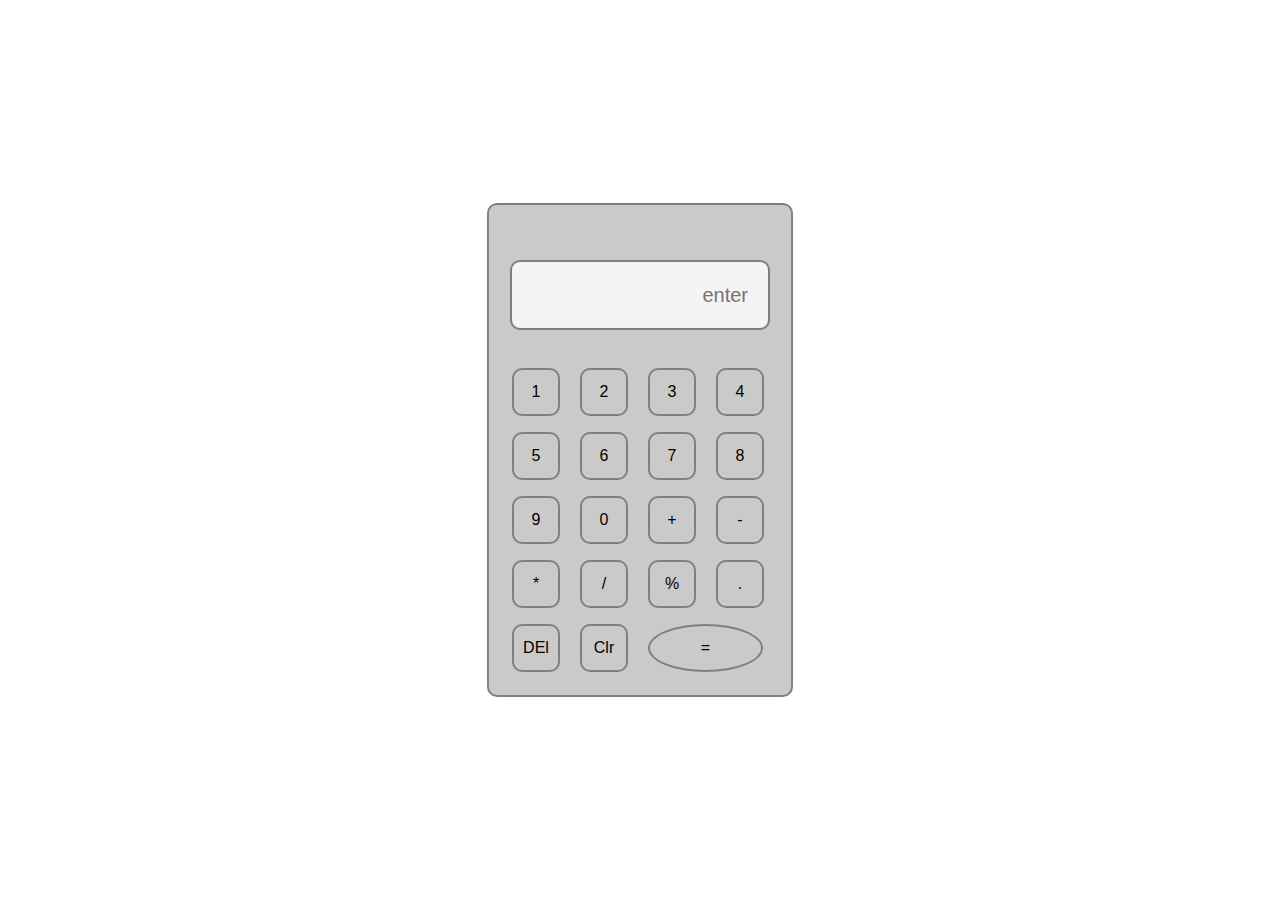
<file: Calculator/index.html>
<!DOCTYPE html>
<html lang="en">
<head>
    <meta charset="UTF-8">
    <meta name="viewport" content="width=device-width, initial-scale=1.0">
    <title>Calculator</title>
    <link href="style.css" rel="stylesheet">
</head>
<body>
    <div class="section">
        <div class="calculator">
            <input type="text" placeholder="enter" id="screen">
            <button onclick="display('1')">1</button>
            <button onclick="display('2')">2</button>
            <button onclick="display('3')">3</button>
            <button onclick="display('4')">4</button>
            <button onclick="display('5')">5</button>
            <button onclick="display('6')">6</button>
            <button onclick="display('7')">7</button>
            <button onclick="display('8')">8</button>
            <button onclick="display('9')">9</button>
            <button onclick="display('0')">0</button>
            <button onclick="display('+')">+</button>
            <button onclick="display('-')">-</button>
            <button onclick="display('*')">*</button>
            <button onclick="display('/')">/</button>
            <button onclick="display('%')">%</button>
            <button onclick="display('.')">.</button>
            <button onclick="del()">DEl</button>
            <button onclick="Clr()">Clr</button>
            <button onclick="Equal()" class="eql">=</button>

        </div>
    </div>
    <script>
        let outputScreen = document.getElementById("screen");

        function display(num){
            outputScreen.value += num;
        }

        function Equal(){
            try{
                outputScreen.value =eval(outputScreen.value);
            }
            catch(err)
            {
                alert("Incorrect")
            }
        }
        function Clr(){
            outputScreen.value = "";
        }
        function del(){
            outputScreen.value = outputScreen.value.slice(0,-2);
        }
    </script>
</body>
</html>
</file>
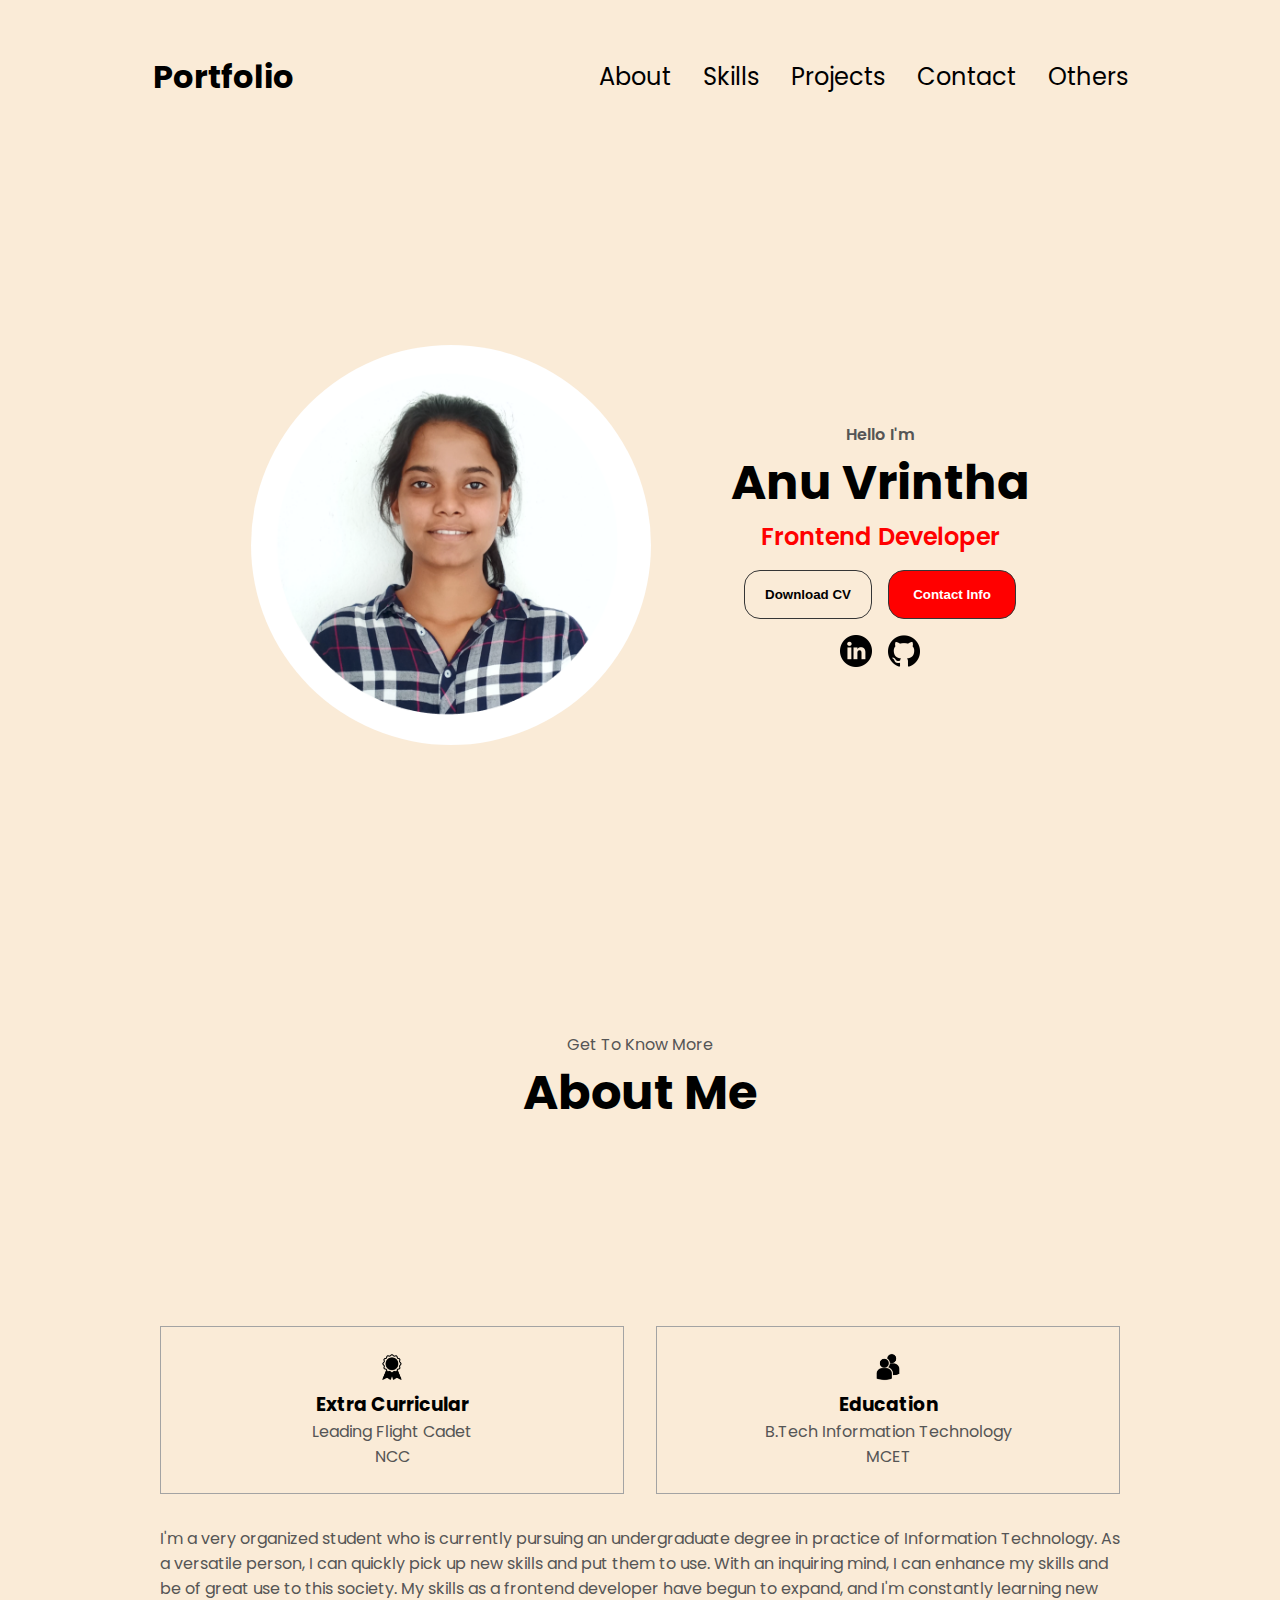
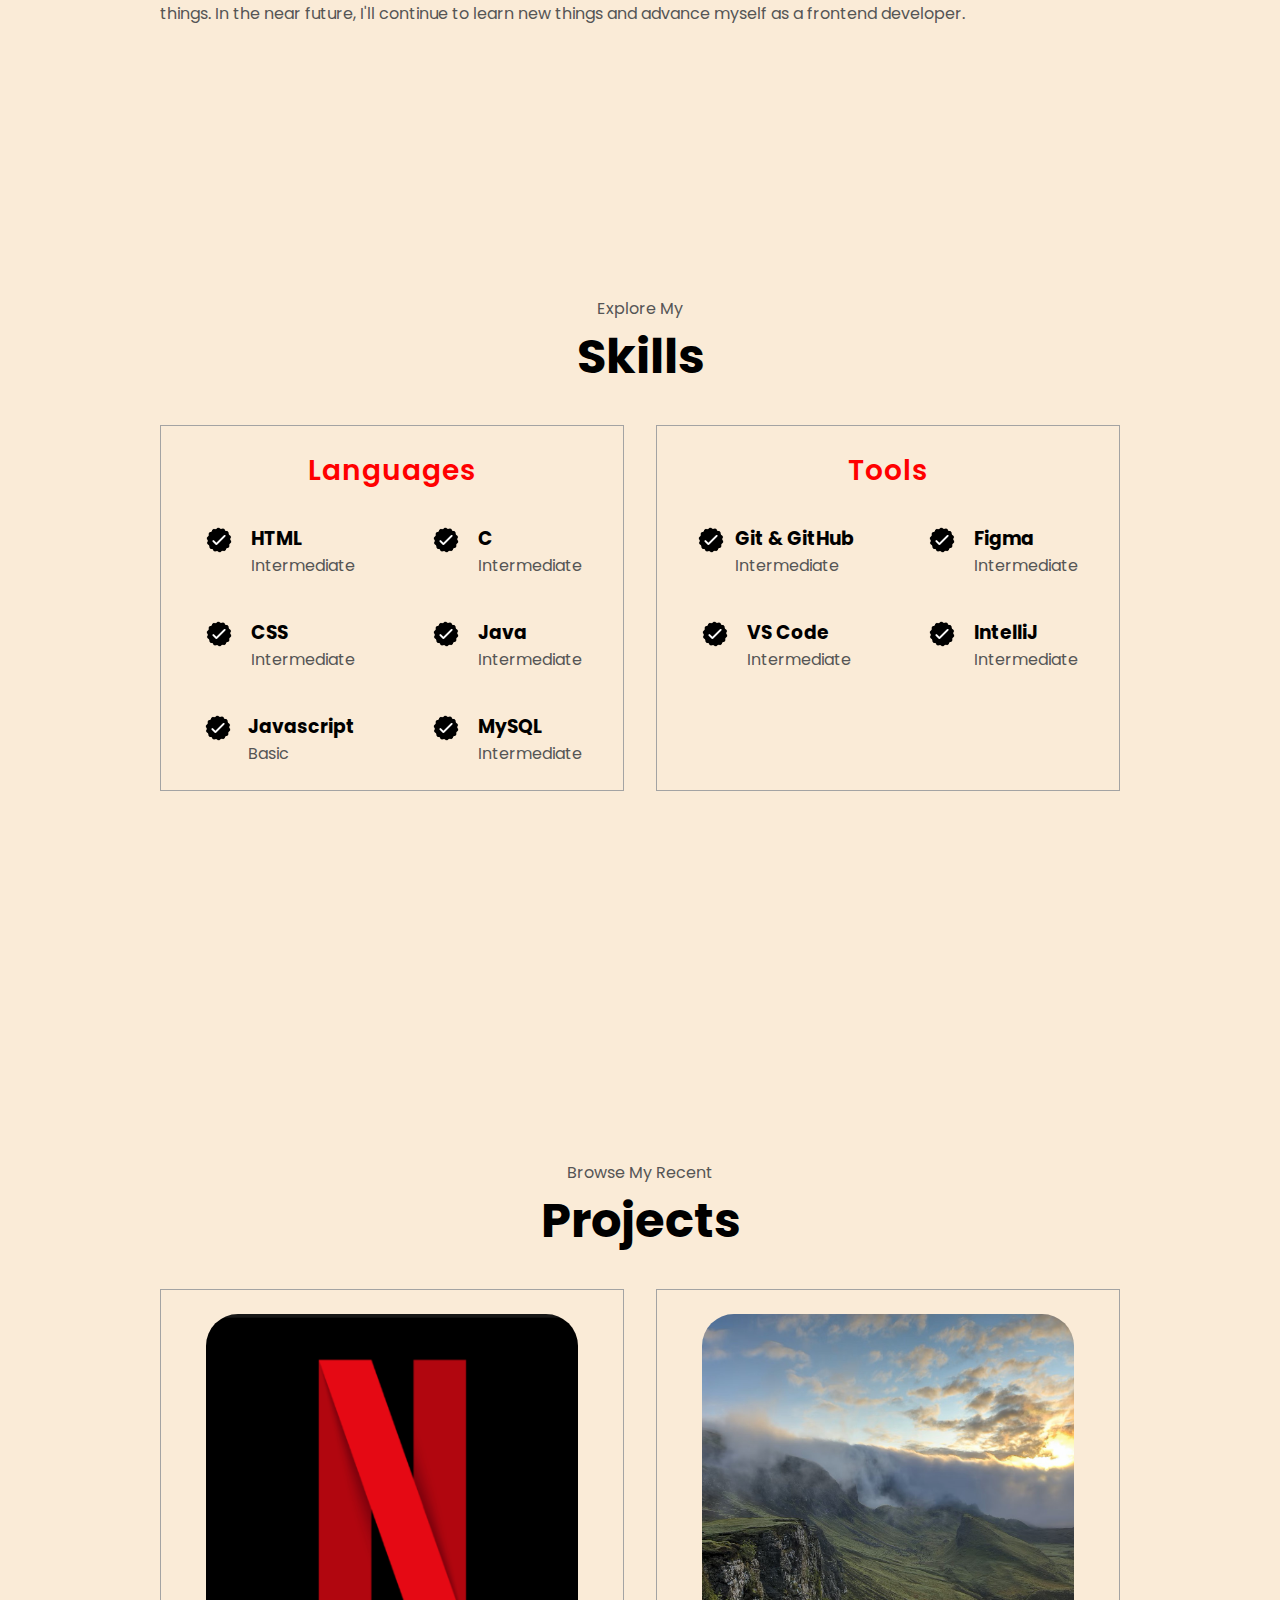
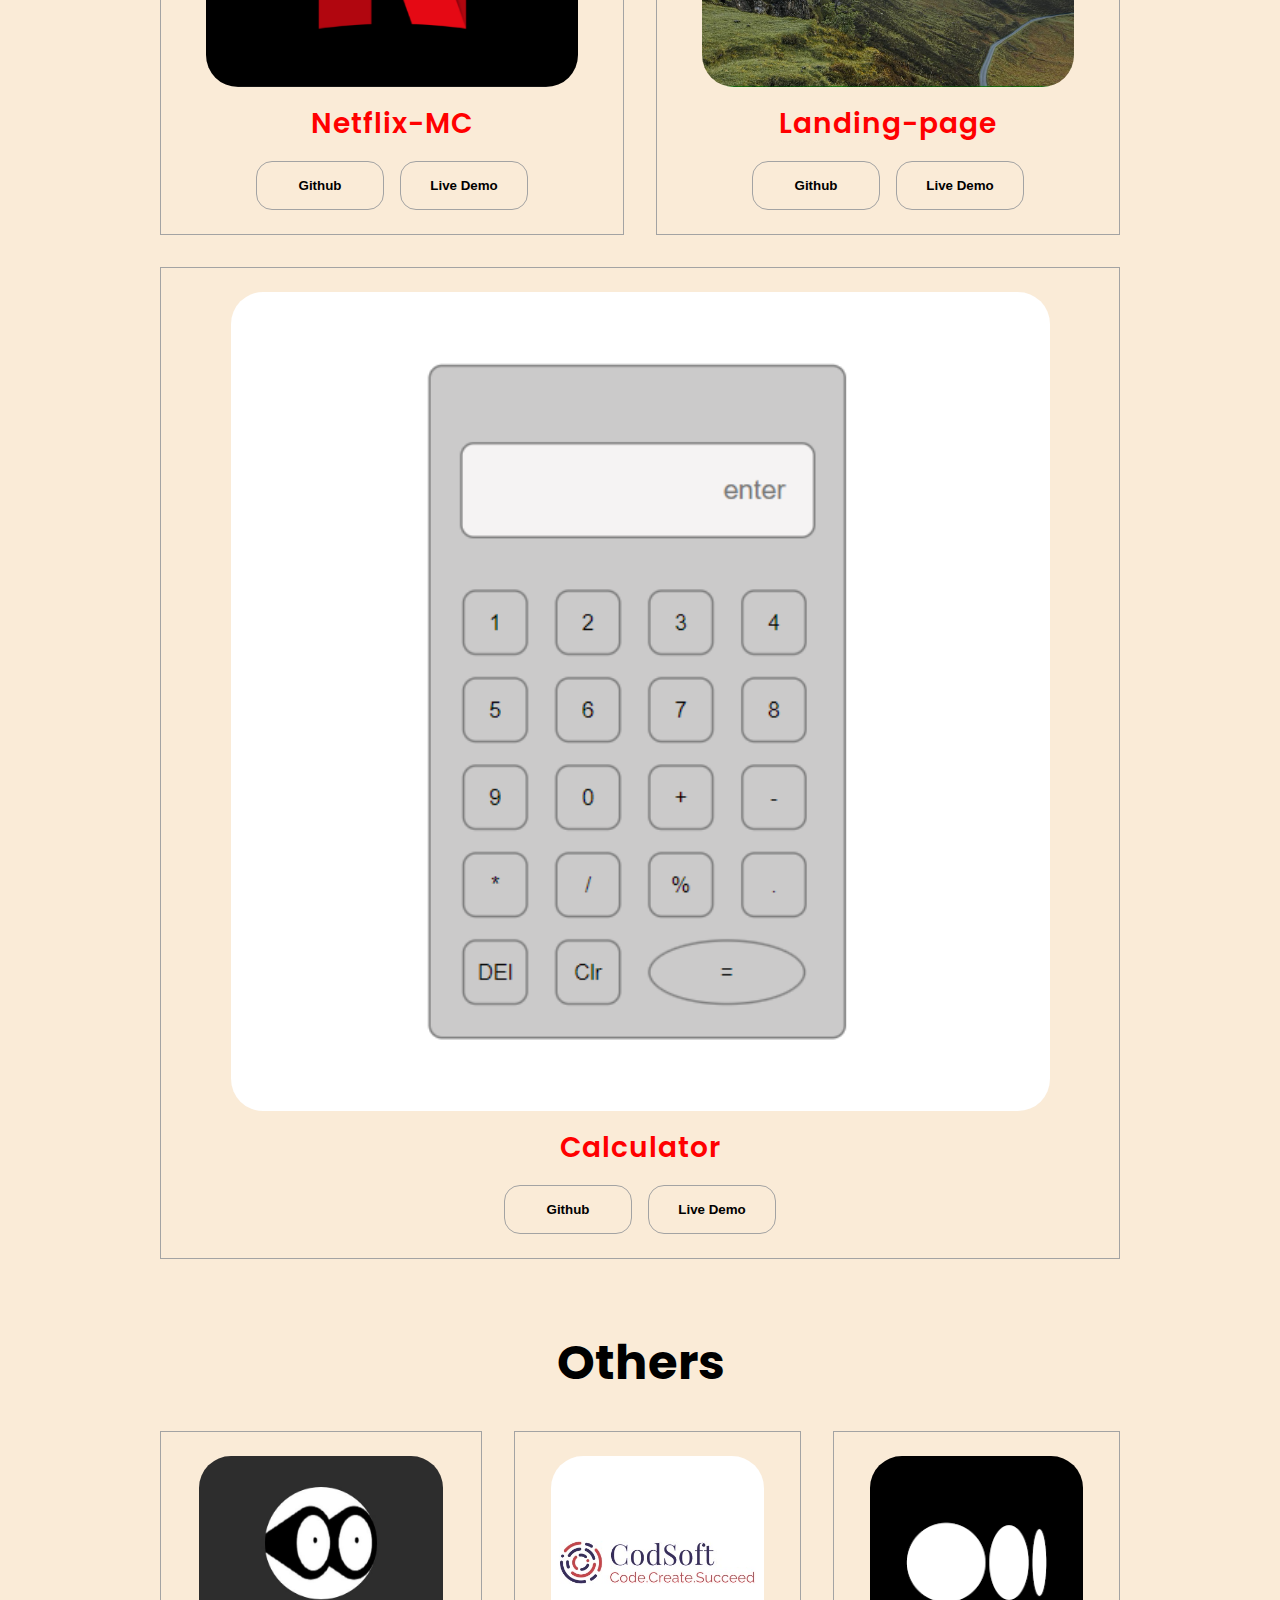
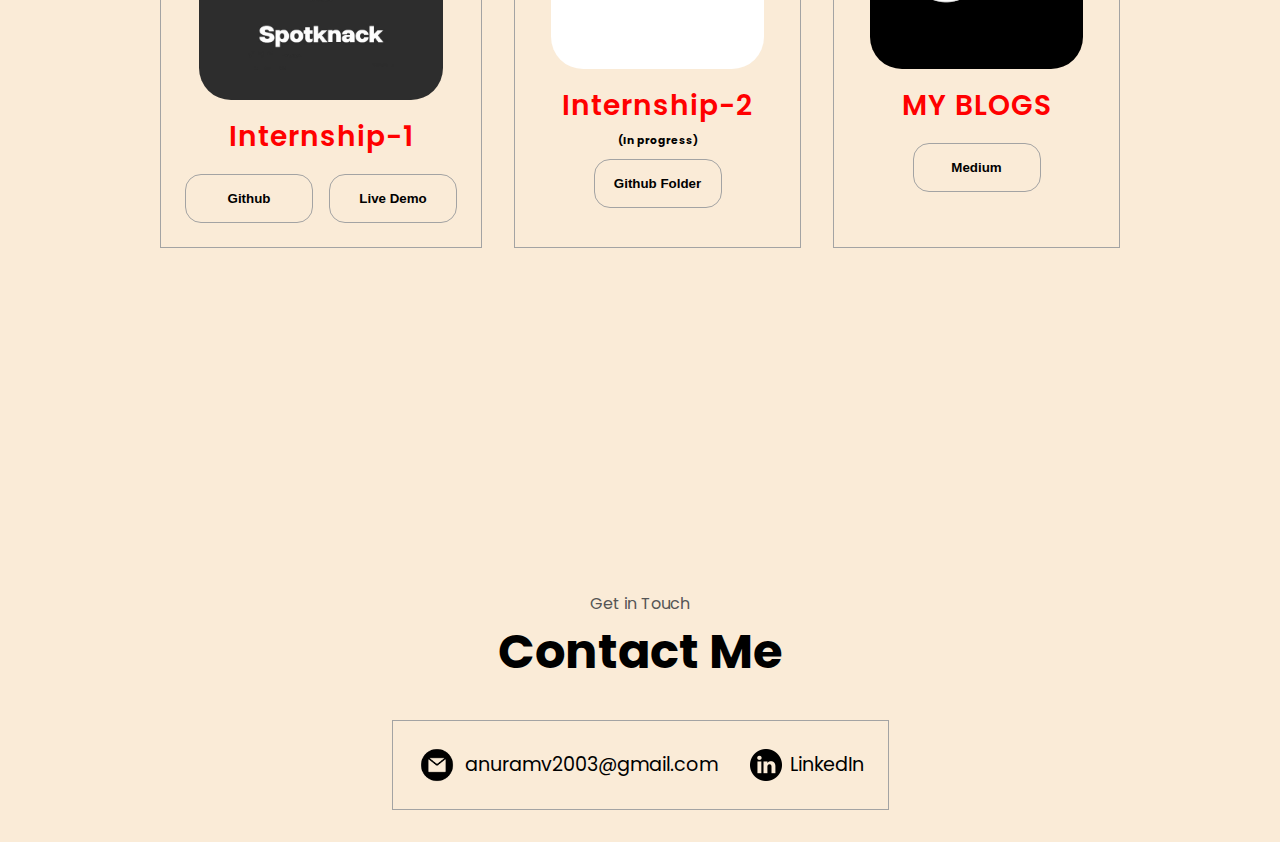
<file: Portfolio/index.html>
<!DOCTYPE html>
<html lang="en">
<head>
    <meta charset="UTF-8">
    <meta name="viewport" content="width=device-width, initial-scale=1.0">
    <title>My Portfolio</title>
    <link rel="stylesheet" href="style.css">
    <link rel="stylesheet" href="mediaqueries.css">
</head>
<body>
    <nav id="desktop">
        <div class="logo">Portfolio  </div>
        <div>
          <ul class="nav-links">
            <li><a href="#about">About</a></li>
            <li><a href="#skills">Skills</a></li>
            <li><a href="#projects">Projects</a></li>
            <li><a href="#contact">Contact</a></li>
            <li><a href="#others">Others</a></li>
          </ul>
        </div>
      </nav>
      <nav id="hamburger">
        <div class="logo">Anu Vrintha</div>
        <div class="hamburger-menu">
          <div class="hamburger-icon" onclick="toggleMenu()">
            <span></span>
            <span></span>
            <span></span>
          </div>
          <div class="menu-links">
            <li><a href="#about" onclick="toggleMenu()">About</a></li>
            <li><a href="#skills" onclick="toggleMenu()">Skills</a></li>
            <li><a href="#projects" onclick="toggleMenu()">Projects</a></li>
            <li><a href="#contact" onclick="toggleMenu()">Contact</a></li>
            <li><a href="#others" onclick="toggleMenu()">Others</a></li>
          </div>
        </div>
      </nav>
      <section id="profile">
        <div class="pic-container">
            <img src="./assets/profile.png" alt="profile-picture ">
        </div>
        <div class="text">
            <p class="text__p1">Hello I'm</p>
            <h1 class="title">Anu Vrintha</h1>
            <p class="text__p2">Frontend Developer</p>
            <div class="btn-container">
                <button class="btn btn-color-2" onclick="window.open('./assets/resume-example.pdf')">Download CV</button>
                <button class="btn btn-color-1" onclick="location.href='./#contact'">Contact Info</button>
            </div>
            <div id="socials-container">
            <img
            src="./assets/linkedin.png"
            alt="LinkedIn"
            class="icon"
            onclick="location.href='https://www.linkedin.com/in/anuvrintha/'"
          />
          <img
            src="./assets/github.png"
            alt="Github"
            class="icon"
            onclick="location.href='https://github.com/AnuVrintha'"
          />
            </div>
        </div>
      </section>
      <section id="about">
        <p class="text__p1">Get To Know More</p>
        <h1 class="title">About Me</h1>
        <div class="section-container">
          <div class="about-details-container">
            <div class="about-containers">
              <div class="details-container">
                <img
                  src="./assets/experience.png" alt="Experience icon" class="icon" />
                <h3>Extra Curricular</h3>
                <p>Leading Flight Cadet <br />NCC</p>
              </div>
              <div class="details-container">
                <img
                  src="./assets/education.png"
                  alt="Education"
                  class="icon"
                />
                <h3>Education</h3>
                <p>B.Tech Information Technology<br />MCET</p>
              </div>
            </div>
            <div class="text-container">
              <p>
                I'm a very organized student who is currently pursuing an undergraduate degree in practice of Information Technology. As a versatile person, I can quickly pick up new skills and put them to use. With an inquiring mind, I can enhance my skills and be of great use to this society. My skills as a frontend developer have begun to expand, and I'm constantly learning new things. In the near future, I'll continue to learn new things and advance myself as a frontend developer.
              </p>
            </div>
          </div>
        </div>
      </section>
      <section id="skills">
        <p class="text__p1">Explore My</p>
        <h1 class="title">Skills</h1>
        <div class="experience-details-container">
          <div class="about-containers">
            <div class="details-container">
              <h2 class="experience-sub-title">Languages</h2>
              <div class="article-container">
                <article>
                  <img
                    src="./assets/checkmark.png"
                    alt="Experience icon"
                    class="icon"
                  />
                  <div>
                    <h3>HTML</h3>
                    <p>Intermediate</p>
                  </div>
                </article>
                <article>
                  <img
                    src="./assets/checkmark.png"
                    alt="Experience icon"
                    class="icon"
                  />
                  <div>
                    <h3>C</h3>
                    <p>Intermediate</p>
                  </div>
                </article>
                <article>
                  <img
                    src="./assets/checkmark.png"
                    alt="Experience icon"
                    class="icon"
                  />
                  <div>
                    <h3>CSS</h3>
                    <p>Intermediate</p>
                  </div>
                </article>
                <article>
                  <img
                    src="./assets/checkmark.png"
                    alt="Experience icon"
                    class="icon"
                  />
                  <div>
                    <h3>Java</h3>
                    <p>Intermediate</p>
                  </div>
                </article>
                <article>
                  <img
                    src="./assets/checkmark.png"
                    alt="Experience icon"
                    class="icon"
                  />
                  <div>
                    <h3>Javascript</h3>
                    <p>Basic</p>
                  </div>
                </article>
                <article>
                  <img
                    src="./assets/checkmark.png"
                    alt="Experience icon"
                    class="icon"
                  />
                  <div>
                    <h3>MySQL</h3>
                    <p>Intermediate</p>
                  </div>
                </article>
              </div>
            </div>
            <div class="details-container">
              <h2 class="experience-sub-title">Tools</h2>
              <div class="article-container">
                <article>
                  <img
                    src="./assets/checkmark.png"
                    alt="Experience icon"
                    class="icon"
                  />
                  <div>
                    <h3>Git & GitHub</h3>
                    <p>Intermediate</p>
                  </div>
                </article>
                <article>
                  <img
                    src="./assets/checkmark.png"
                    alt="Experience icon"
                    class="icon"
                  />
                  <div>
                    <h3>Figma</h3>
                    <p>Intermediate</p>
                  </div>
                </article>
                <article>
                  <img
                    src="./assets/checkmark.png"
                    alt="Experience icon"
                    class="icon"
                  />
                  <div>
                    <h3>VS Code</h3>
                    <p>Intermediate</p>
                  </div>
                </article>
                <article>
                  <img
                    src="./assets/checkmark.png"
                    alt="Experience icon"
                    class="icon"
                  />
                  <div>
                    <h3>IntelliJ</h3>
                    <p>Intermediate</p>
                  </div>
                </article>
              </div>
            </div>
          </div>
        </div>
      </section>
      <section id="projects">
        <p class="text__p1">Browse My Recent</p>
        <h1 class="title">Projects</h1>
        <div class="experience-details-container">
          <div class="about-containers">
            <div class="details-container color-container">
              <div class="article-container">
                <img
                  src="./assets/project.png"
                  alt="Project 1"
                  class="project-img"
                />
              </div>
              <h2 class="experience-sub-title project-title">Netflix-MC</h2>
              <div class="btn-container">
                <button
                  class="btn btn-color-2 project-btn"
                  onclick="location.href='https://github.com/AnuVrintha/Netflix-clone'"
                >
                  Github
                </button>
                <button
                  class="btn btn-color-2 project-btn"
                  onclick="location.href='https://incandescent-crostata-b21f0e.netlify.app/'"
                >
                  Live Demo
                </button>
              </div>
            </div>
            <div class="details-container color-container">
              <div class="article-container">
                <img
                  src="./assets/project-2.jpg"
                  alt="Project 2"
                  class="project-img"
                />
              </div>
              <h2 class="experience-sub-title project-title">Landing-page</h2>
              <div class="btn-container">
                <button
                  class="btn btn-color-2 project-btn"
                  onclick="location.href='https://github.com/AnuVrintha/CodSoft-Landingpage'"
                >
                  Github
                </button>
                <button
                  class="btn btn-color-2 project-btn"
                  onclick="location.href='https://verdant-mooncake-9ddfc3.netlify.app/'"
                >
                  Live Demo
                </button>
              </div>
            </div>
            <div class="details-container color-container">
              <div class="article-container">
                <img
                  src="./assets/project-3.png"
                  alt="Project 3"
                  class="project-img"
                />
              </div>
              <h2 class="experience-sub-title project-title">Calculator</h2>
              <div class="btn-container">
                <button
                  class="btn btn-color-2 project-btn"
                  onclick="location.href='https://github.com/AnuVrintha/CodSoft-Calculator'"
                >
                  Github
                </button>
                <button
                  class="btn btn-color-2 project-btn"
                  onclick="location.href='https://velvety-babka-2647c5.netlify.app/'"
                >
                  Live Demo
                </button>
              </div>
            </div>
          </div>
        </div>
      </section>


      <section id="others">
        <h1 class="title">Others</h1>
        <div class="experience-details-container">
          <div class="about-containers">
            <div class="details-container color-container">
              <div class="article-container">
                <img
                  src="./assets/intern-1.jpg"
                  alt="Internship-1"
                  class="project-img"
                />
              </div>
              <h2 class="experience-sub-title project-title">Internship-1 </h2>
              
              <div class="btn-container">
                <button
                  class="btn btn-color-2 project-btn"
                  onclick="location.href='https://github.com/AnuVrintha/Growth-site'"
                >
                  Github
                </button>
                <button
                  class="btn btn-color-2 project-btn"
                  onclick="location.href='https://tiny-druid-1b52b9.netlify.app/'"
                >
                  Live Demo
                </button>
              </div>
            </div>
            <div class="details-container color-container">
              <div class="article-container">
                <img
                  src="./assets/intern-2.png"
                  alt="Project 2"
                  class="project-img"
                />
              </div>
              <h2 class="experience-sub-title project-title">Internship-2</h2>
              <h6 class="on">(In progress)</h6>
              <div class="btn-container">
                <button
                  class="btn btn-color-2 project-btn"
                  onclick="location.href='https://github.com/AnuVrintha/CodSoft'"
                >
                  Github Folder
                </button>
               
              </div>
            </div>
            <div class="details-container color-container">
              <div class="article-container">
                <img
                  src="./assets/blog.png"
                  alt="Project 3"
                  class="project-img"
                />
              </div>
              <h2 class="experience-sub-title project-title">MY BLOGS</h2>
              <div class="btn-container">
                <button
                  class="btn btn-color-2 project-btn"
                  onclick="location.href='https://medium.com/@anuvrintha'"
                >
                  Medium
                </button>
              </div>
            </div>
          </div>
        </div>
      </section>


      
      <section id="contact">
        <p class="text__p1">Get in Touch</p>
        <h1 class="title">Contact Me</h1>
        <div class="contact-info-upper-container">
          <div class="contact-info-container">
            <img
              src="./assets/email.png"
              alt="Email icon"
              class="icon contact-icon email-icon"
            />
            <p><a href="mailto:anuramv2003@gmail.com">anuramv2003@gmail.com</a></p>
          </div>
          <div class="contact-info-container">
            <img
              src="./assets/linkedin.png"
              alt="LinkedIn icon"
              class="icon contact-icon"
            />
            <p><a href="https://www.linkedin.com/in/anuvrintha/">LinkedIn</a></p>
          </div>
        </div>
      </section>
    <script src="script.js"></script>
</body>
</html>
</file>
<file: Calculator/style.css>
*{
    margin: 0;
    padding: 0;
    box-sizing: border-box;
    background-color: #ffffff;
    font-family: sans-serif;
    outline: none;
}
.section{
    height: 100vh;
    display: flex;
    justify-content: center;
    align-items: center;
}
.calculator{
    background-color: #cbcaca;
    padding: 15px;
    display: grid;
    grid-template-columns: repeat(4, 68px);
    border: 2px solid gray;
    border-radius: 10px;
}
button{
    height: 48px;
    width: 48px;
    background-color: #cbcaca;
    border: none;
    border: 2px solid gray;
    margin: 8px;
    font-size: 16px;
    border-radius: 10px;
}
input{
    grid-column: span 4;
    height: 70px;
    width: 260px;
    background-color: #f5f3f3;
    border: none;
    color: rgb(70, 70, 70);
    border: 2px solid gray;
    font-size: 20px;
    text-align: end;
    margin: auto;
    margin-top: 40px;
    margin-bottom: 30px;
    padding: 20px;
    border-radius: 10px;
}
.eql{
    width: 115px;
    background-color: #cbcaca;
    border: 2px solid gray;
    border-radius: 50%;
}
</file>
<file: Portfolio/style.css>
@import url("https://fonts.googleapis.com/css2?family=Poppins:wght@300;400;500;600&display=swap");

* {
  margin: 0;
  padding: 0;
  background-color: antiquewhite;
}

body {
  font-family: "Poppins", sans-serif;
}

html {
  scroll-behavior: smooth;
}

p {
  color: rgb(85, 85, 85);
}


a,
.btn {
  transition: all 300ms ease;
}

nav,
.nav-links {
  display: flex;
}

nav {
  justify-content: space-around;
  align-items: center;
  height: 17vh;
}

.nav-links {
  gap: 2rem;
  list-style: none;
  font-size: 1.5rem;
}

a {
  color: black;
  text-decoration: none;
  text-decoration-color: white;
}

a:hover {
  color: rgb(250, 99, 99);
  text-decoration: underline;
  text-underline-offset: 1rem;
  text-decoration-color: rgb(255, 0, 0);
}

.logo {
  font-size: 2rem;
  color: rgb(0, 0, 0);
  font-weight: 700;
}

.logo:hover {
  cursor: default;
}

#hamburger {
  display: none;
}

.hamburger-menu {
  position: relative;
  display: inline-block;
}

.hamburger-icon {
  display: flex;
  flex-direction: column;
  justify-content: space-between;
  height: 24px;
  width: 30px;
  cursor: pointer;
}

.hamburger-icon span {
  width: 100%;
  height: 2px;
  background-color: black;
  transition: all 0.3 ease-in-out;
}

.menu-links {
  position: absolute;
  top: 100%;
  right: 0;
  background-color: white;
  width: fit-content;
  max-height: 0;
  overflow: hidden;
  transition: all 0.3 ease-in-out;
}

.menu-links a {
  display: block;
  padding: 10px;
  text-align: center;
  font-size: 1.5rem;
  color: black;
  text-decoration: none;
  transition: all 0.3 ease-in-out;
}

.menu-links li {
  list-style: none;
}

.menu-links.open {
  max-height: 300px;
}

.hamburger-icon.open span:first-child {
  transform: rotate(45deg) translate(10px, 5px);
}

.hamburger-icon.open span:nth-child(2) {
  opacity: 0;
}

.hamburger-icon.open span:last-child {
  transform: rotate(-45deg) translate(10px, -5px);
}

.hamburger-icon span:first-child {
  transform: none;
}

.hamburger-icon span:first-child {
  opacity: 1;
}

.hamburger-icon span:first-child {
  transform: none;
}

section {
  padding-top: 4vh;
  height: 96vh;
  margin: 0 10rem;
  box-sizing: border-box;
  min-height: fit-content;
}

.section-container {
  display: flex;
}


#profile {
  display: flex;
  justify-content: center;
  gap: 5rem;
  height: 80vh;
}

.pic-container {
  display: flex;
  height: 400px;
  width: 400px;
  margin: auto 0;
}
.pic-container img{
  border-radius: 250px;
  background-color: antiquewhite;
}

.text {
  align-self: center;
  text-align: center;
}

.text p {
  font-weight: 600;
}

.text__p1 {
  text-align: center;
}

.text__p2 {
  font-size: 1.50rem;
  color: rgb(255, 0, 0);
  margin-bottom: 1rem;
  
}

.title {
  font-size: 3rem;
  text-align: center; 
}
.title:hover{
    color: rgb(250, 99, 99);
    text-decoration:none;
    transition-duration: 1s;
    text-decoration-color: rgb(255, 0, 0);
}

#socials-container {
  display: flex;
  justify-content: center;
  margin-top: 1rem;
  gap: 1rem;
}

.icon {
  cursor: pointer;
  height: 2rem;
}

.btn-container {
  display: flex;
  justify-content: center;
  gap: 1rem;
}

.btn {
  font-weight: 600;
  transition: all 300ms ease;
  padding: 1rem;
  width: 8rem;
  border-radius: 1rem;
}

.btn-color-1,
.btn-color-2 {
  border: rgb(53, 53, 53) 0.1rem solid;
}

.btn-color-1:hover,
.btn-color-2:hover {
  cursor: pointer;
}

.btn-color-1,
.btn-color-2:hover {
  background: rgb(255, 0, 0);
  color: white;
}

.btn-color-1:hover {
  background: rgb(231, 70, 70);
}

.btn-color-2 {
  background: none;
}

.btn-color-2:hover {
  border: rgb(0, 0, 0) 0.1rem solid;
}

.btn-container {
  gap: 1rem;
}


#about {
  position: relative;
}

.about-containers {
  gap: 2rem;
  margin-bottom: 2rem;
  margin-top: 2rem;
}

.about-details-container {
  justify-content: center;
  flex-direction: column;
}

.about-containers,
.about-details-container {
  display: flex;
}

.about-pic {
  border-radius: 2rem;
}

.arrow {
  position: absolute;
  right: -5rem;
  bottom: 2.5rem;
}

.details-container {
  padding: 1.5rem;
  flex: 1;
  background-color:antiquewhite;
  border: rgb(53, 53, 53) 0.1rem solid;
  border-color: rgb(163, 163, 163);
  text-align: center;
}

.section-container {
  gap: 4rem;
  height: 80%;
}

.pic-container {
  height: 400px;
  width: 400px;
  margin: auto 0;
}


#experience {
  position: relative;
}

.experience-sub-title {
  color: rgb(255, 0, 0);
  font-weight: 600;
  font-size: 1.75rem;
  margin-bottom: 2rem;
  letter-spacing: 1px;
}
.on{
  border: 0;
  position: relative;
  top: -10px;
}

.experience-details-container {
  display: flex;
  justify-content: center;
  flex-direction: column;
}

.article-container {
  display: flex;
  text-align: initial;
  flex-wrap: wrap;
  flex-direction: row;
  gap: 2.5rem;
  justify-content: space-around;
}

article {
  display: flex;
  width: 10rem;
  justify-content: space-around;
  gap: 0.5rem;
}

article .icon {
  cursor: default;
}


#projects {
  position: relative;
}

.color-container {
  border-color: rgb(163, 163, 163);
  background-color: antiquewhite;
}

.project-img {
  border-radius: 2rem;
  width: 90%;
  height: 90%;
}

.project-title {
  margin: 1rem;
  color: rgb(255, 0, 0);
}

.project-btn {
  color: black;
  border-color: rgb(163, 163, 163);
}

#contact {
  display: flex;
  justify-content: center;
  flex-direction: column;
  height: 70vh;
}

.contact-info-upper-container {
  display: flex;
  justify-content: center;
  border: rgb(53, 53, 53) 0.1rem solid;
  border-color: rgb(163, 163, 163);
  background: (250, 250, 250);
  margin: 2rem auto;
  padding: 0.5rem;
}

.contact-info-container {
  display: flex;
  align-items: center;
  justify-content: center;
  gap: 0.5rem;
  margin: 1rem;
}

.contact-info-container p {
  font-size: larger;
}

.contact-icon {
  cursor: default;
}

.email-icon {
  height: 2.5rem;
}

footer {
  height: 26vh;
  margin: 0 1rem;
}

footer p {
  text-align: center;
}
</file>
<file: Portfolio/mediaqueries.css>
@media screen and (max-width: 1400px) {
    #profile {
      height: 83vh;
      margin-bottom: 6rem;
    }
    .about-containers {
      flex-wrap: wrap;
    }
    #contact,
    #projects {
      height: fit-content;
    }
  }
  
  @media screen and (max-width: 1200px) {
    #desktop{
      display: none;
    }
    #hamburger{
      display: flex;
    }
    #experience,
    .experience-details-container {
      margin-top: 2rem;
    }
    #profile,
    .section-container {
      display: block;
    }
    .arrow {
      display: none;
    }
    section,
    .section-container {
      height: fit-content;
    }
    section {
      margin: 0 5%;
    }
    .pic-container {
      width: 275px;
      height: 275px;
      margin: 0 auto 2rem;
    }
    .about-containers {
      margin-top: 0;
    }
  }
  
  @media screen and (max-width: 600px) {
    #contact,
    footer {
      height: 40vh;
    }
    #profile {
      height: 83vh;
      margin-bottom: 0;
    }
    article {
      font-size: 1rem;
    }
    footer nav {
      height: fit-content;
      margin-bottom: 2rem;
    }
    .about-containers,
    .contact-info-upper-container,
    .btn-container {
      flex-wrap: wrap;
    }
    .contact-info-container {
      margin: 0;
    }
    .contact-info-container p,
    .nav-links li a {
      font-size: 1rem;
    }
    .experience-sub-title {
      font-size: 1.25rem;
    }
    .logo {
      font-size: 1.5rem;
    }
    .nav-links {
      flex-direction: column;
      gap: 0.5rem;
      text-align: center;
    }
    .pic-container {
      width: auto;
      height: 46vw;
      justify-content: center;
    }
    .text__p2 {
      font-size: 1.25rem;
    }
    .title {
      font-size: 2rem;
    }
    .text-container {
      text-align: justify;
    }
  }
</file>
